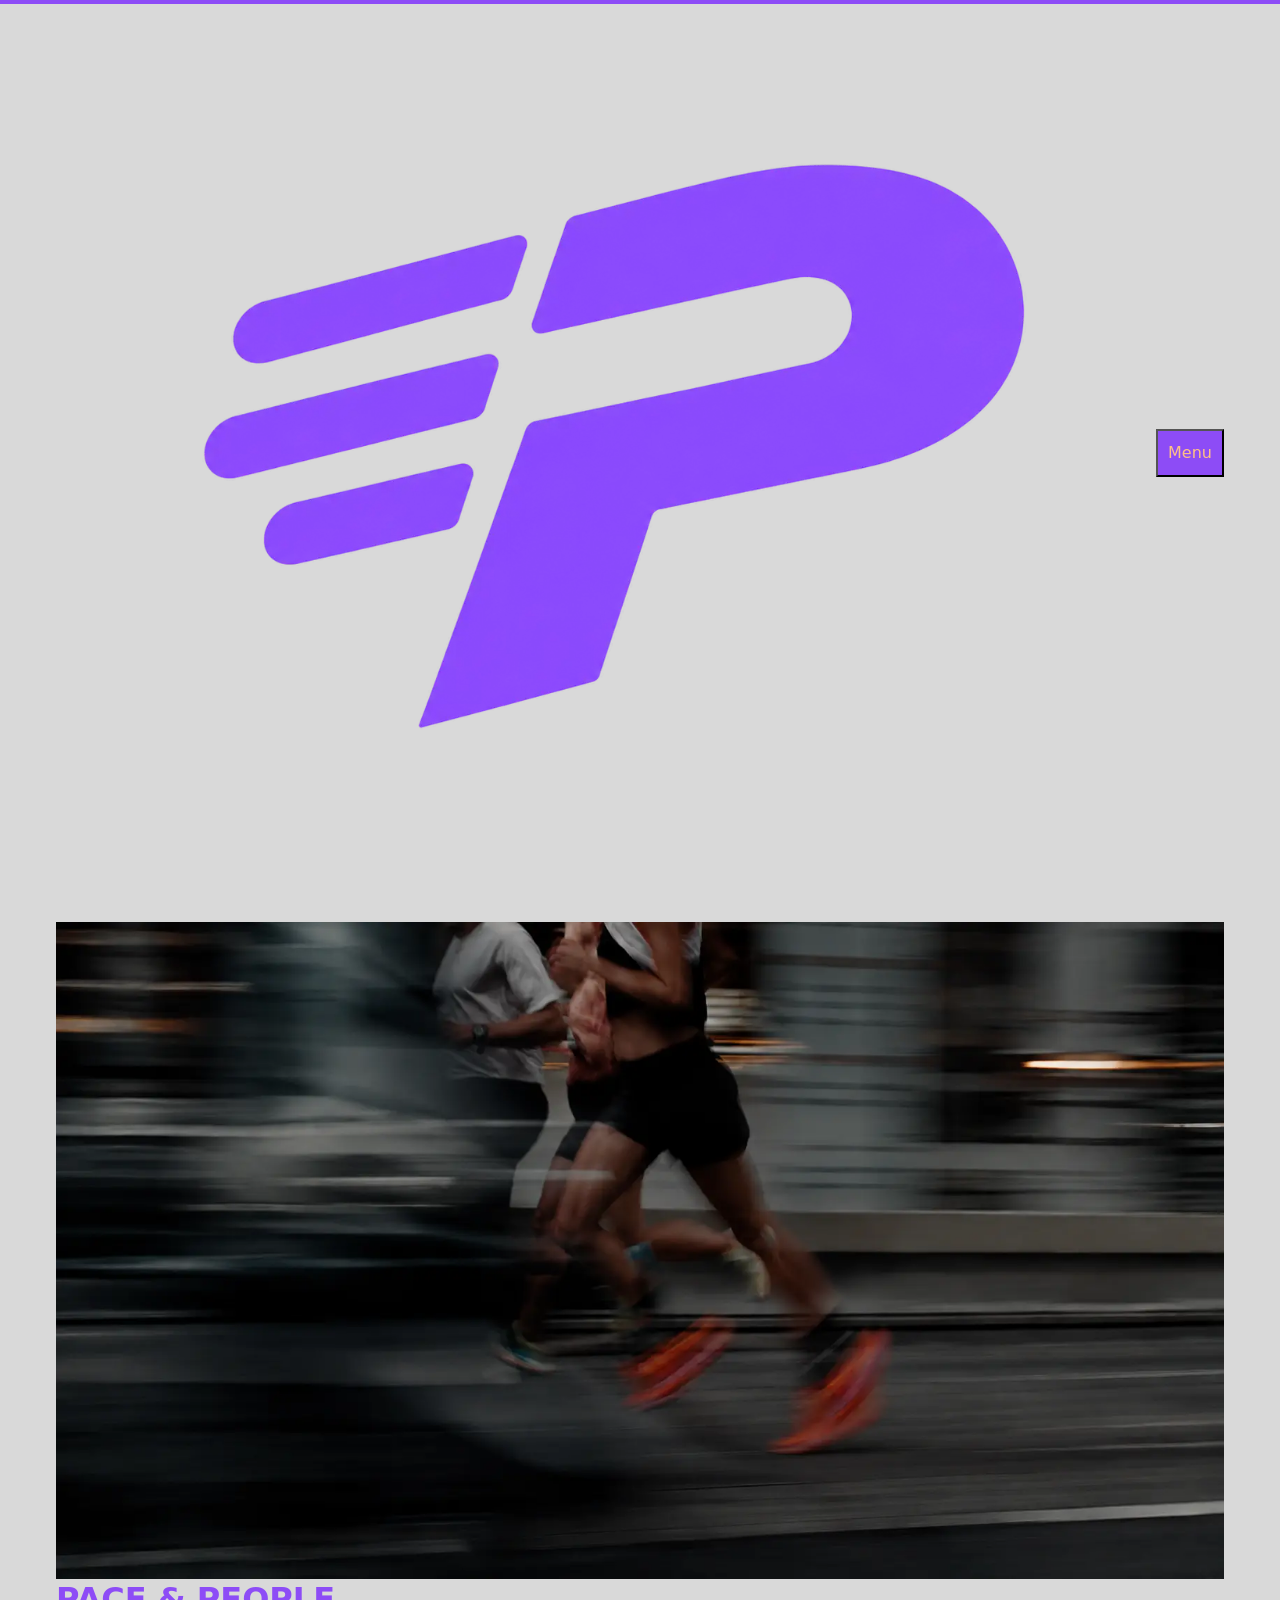
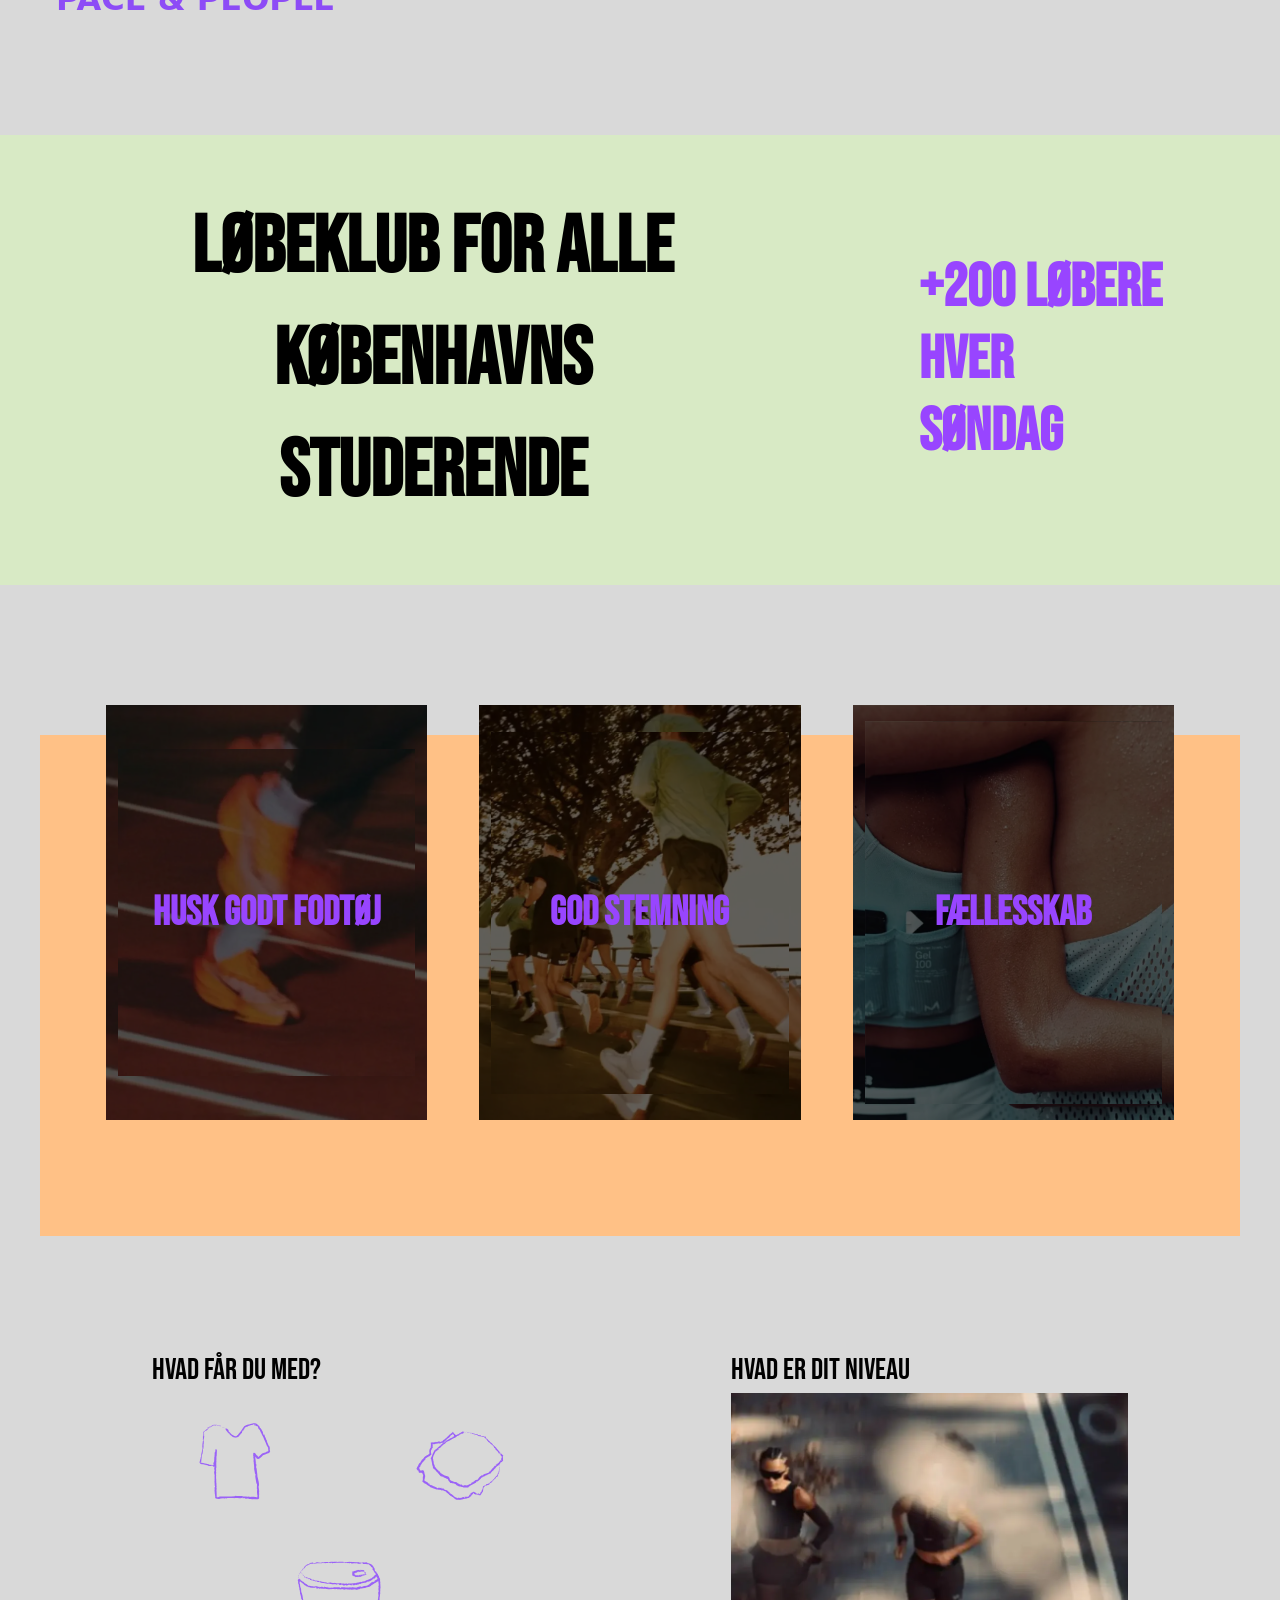
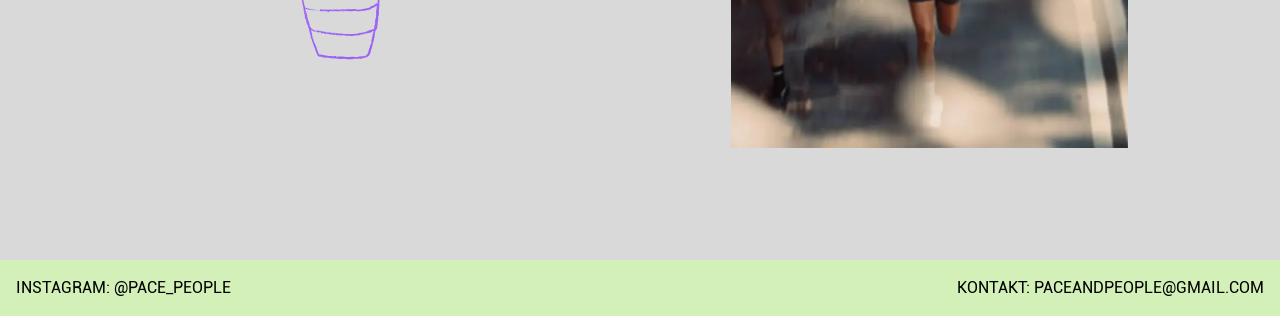
<file: index.html>
<!DOCTYPE html>
<html lang="da">

<head>
  <meta charset="UTF-8">
  <meta name="viewport" content="width=device-width, initial-scale=1.0">
  <title>Pace & people</title>
  <link rel="stylesheet" href="./starter.css">
  <link rel="stylesheet" href="./style.css">
  <link rel="icon" href="./imgs/pace_people_logo.ico">
</head>

<body>
  <header class="site-header">
    <div class="header-content">
      <a class="site-logo" href="index.html"> <img src="./imgs/pace_people_logo.webp" alt="Pace & people">
      </a>
      <nav class="site-nav">
        <button popovertarget="menu" type="button">Menu</button>
        <ul class="menu-list" id="menu" popover>
          <li><a class="menu-item" href="./index.html" aria-current="page">Forside</a></li>
          <li><a class="menu-item" href="./svg.html">Program</a></li>
          <li><a class="menu-item" href="./form.html">Niveau</a></li>
        </ul>
      </nav>
    </div>
  </header>

  <main>
    <div class="hero">
      <img src="./imgs/forside.webp" alt="forside billede">
      <h1>PACE & PEOPLE</h1>
    </div>

    <section class="intro_lobeklub">
      <div class="gron_felt">
        <h2>LØBEKLUB FOR ALLE <br>
          KØBENHAVNS STUDERENDE
        </h2>
        <p>+200 LØBERE <br>
          HVER SØNDAG</p>
      </div>
    </section>

    <div class="orange_felt">

      <div class="fod" popovertarget="popover1">
        <img src="./imgs/fod.webp" alt="fodtøj">
        <h3>HUSK GODT FODTØJ</h3>
        <button class="1" popovertarget="popover1"><img src="./imgs/fod.webp"></button>
      </div>

      <div class="stemning" popovertarget="popover2">
        <img src="./imgs/godstemning.webp" alt="God stemning">
        <h3>GOD STEMNING</h3>
        <button class="2" popovertarget="popover2"><img src="./imgs/godstemning.webp"></button>
      </div>

      <div class="skab" popovertarget="popover3">
        <img src="./imgs/fællesskab.webp" alt="Fællesskab">
        <h3>FÆLLESSKAB</h3>
        <button class="3" popovertarget="popover3"><img src="./imgs/fællesskab.webp"></button>
      </div>
    </div>


    <div class="ho1" id="popover1" popover>
      <h3>DET RIGTIGE FODTØJ GØR EN FORSKEL</h3>
      <p>Når du skal ud at løbe, er det vigtigt at have gode løbesko, der passer til dine fødder. De giver støtte og
        komfort under løbeturen og hjælper dig med at få en god oplevelse – uanset om du er nybegynder eller erfaren
        løber.</p>
      <img src="./imgs/fod-hover.webp" alt="fodtøj">
    </div>

    <div class="ho2" id="popover2" popover>
      <h3>GOD STEMNING GØR FORSKELLEN</h3>
      <p>En løbetur handler ikke kun om at komme fremad, men også om at have det sjovt undervejs! God musik, smil, grin
        og hyggeligt selskab gør løbeturen meget bedre. Hos os handler det om fællesskab, motivation og om at nyde turen
        sammen – uanset tempo og niveau.</p>
      <img src="./imgs/niveau-hover.webp" alt="løb">
    </div>

    <div class="ho3" id="popover3" popover>
      <h3>SAMMEN ER VI STÆRKERE</h3>
      <p>Det er altid sjovere at løbe sammen! Fællesskabet giver motivation, energi og lyst til at komme afsted – også
        på de dage, hvor det kan være lidt svært at finde motivationen. Hos os er der plads til alle, og vi hepper på
        hinanden
        hele vejen. Det vigtigste er ikke, hvor hurtigt du løber, men at vi gør det sammen!</p>
      <img src="./imgs/fællesskab-hover.webp" alt="løb">
    </div>


    <div class="hint_felt">
      <div class="teaser_svg">
        <p>HVAD FÅR DU MED?</p>
        <a href="./svg.html"><img src="./imgs/pace.svg" alt="svg"></a>
      </div>

      <div class="teaser_niveau">
        <p>HVAD ER DIT NIVEAU</p>
        <a href="./form.html"><img src="./imgs/niveau.webp" alt="niveau">
        </a>
      </div>

    </div>
  </main>


  <footer class="site-footer">
    <div class="footer-content">
      <p>INSTAGRAM: @PACE_PEOPLE</p>
      <p class="contact">KONTAKT: PACEANDPEOPLE@GMAIL.COM</p>
    </div>
  </footer>
  <script src="./script.js"></script>
</body>

</html>
</file>
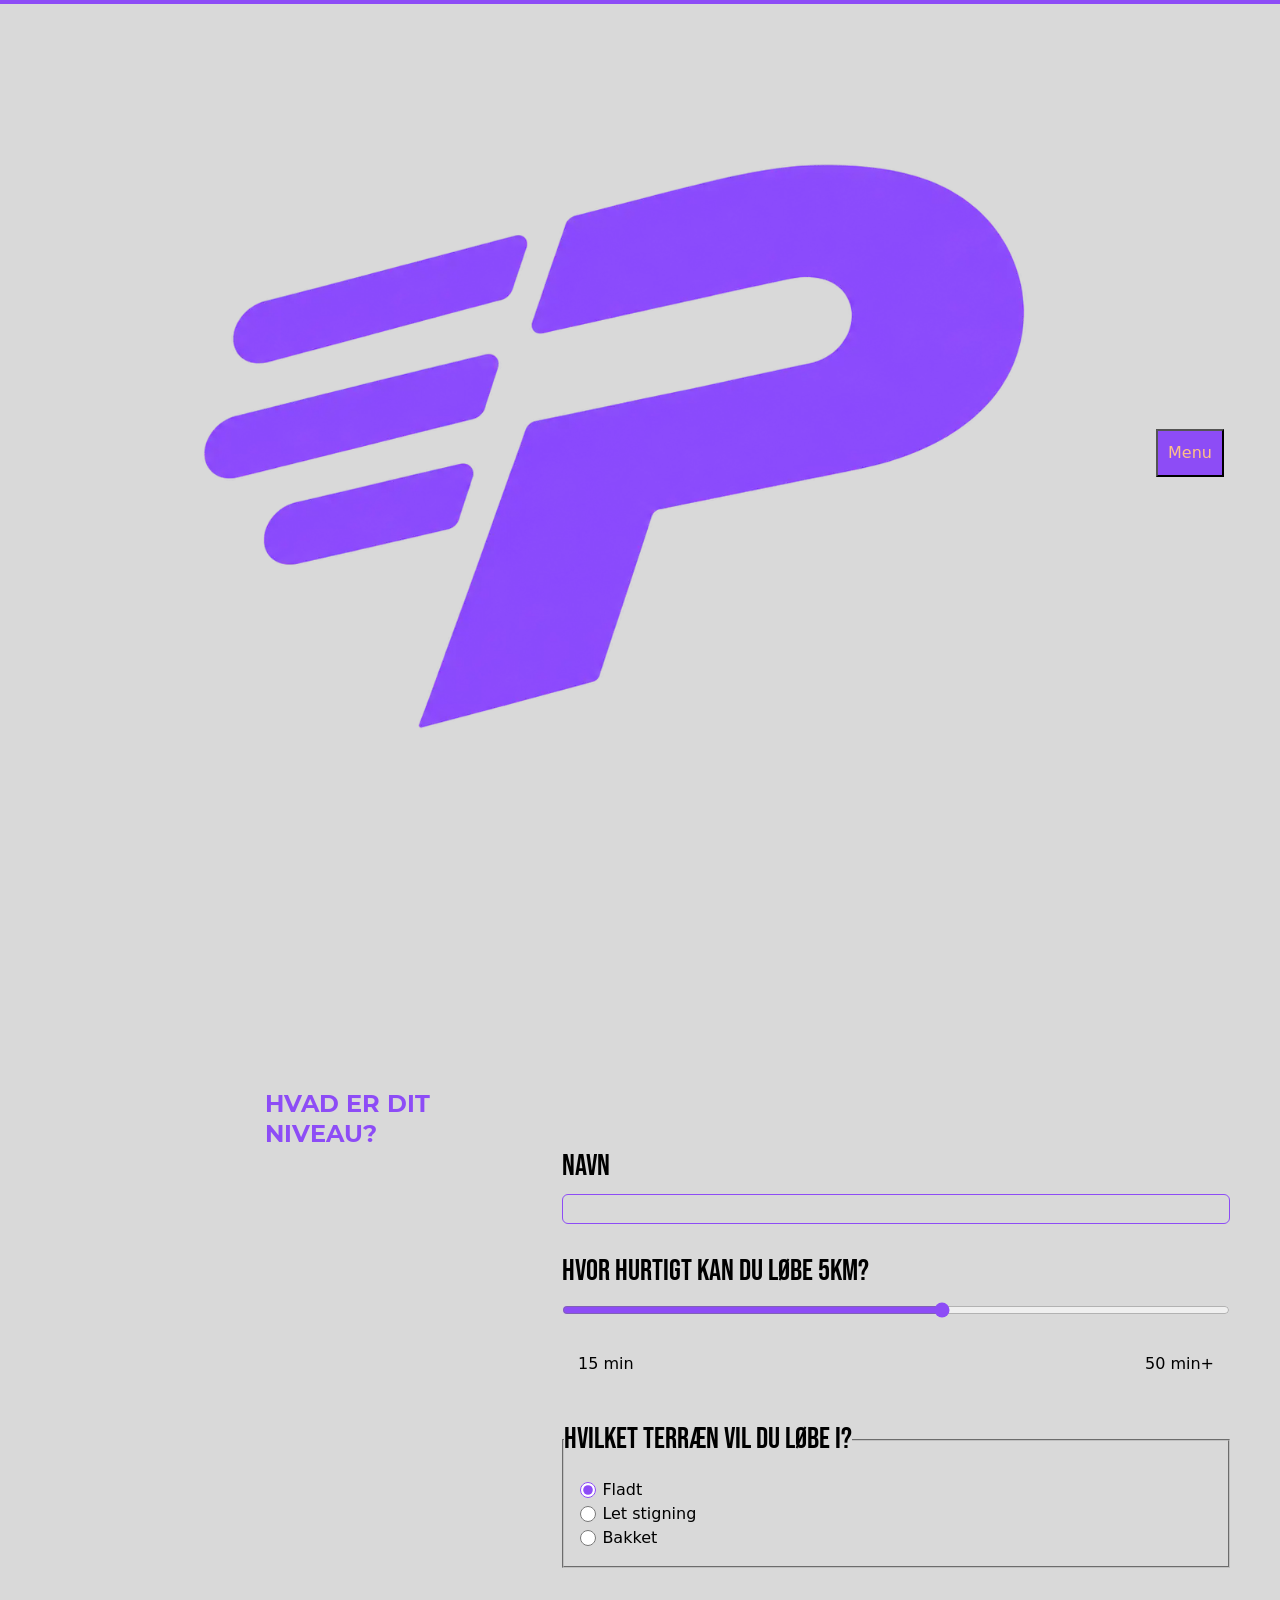
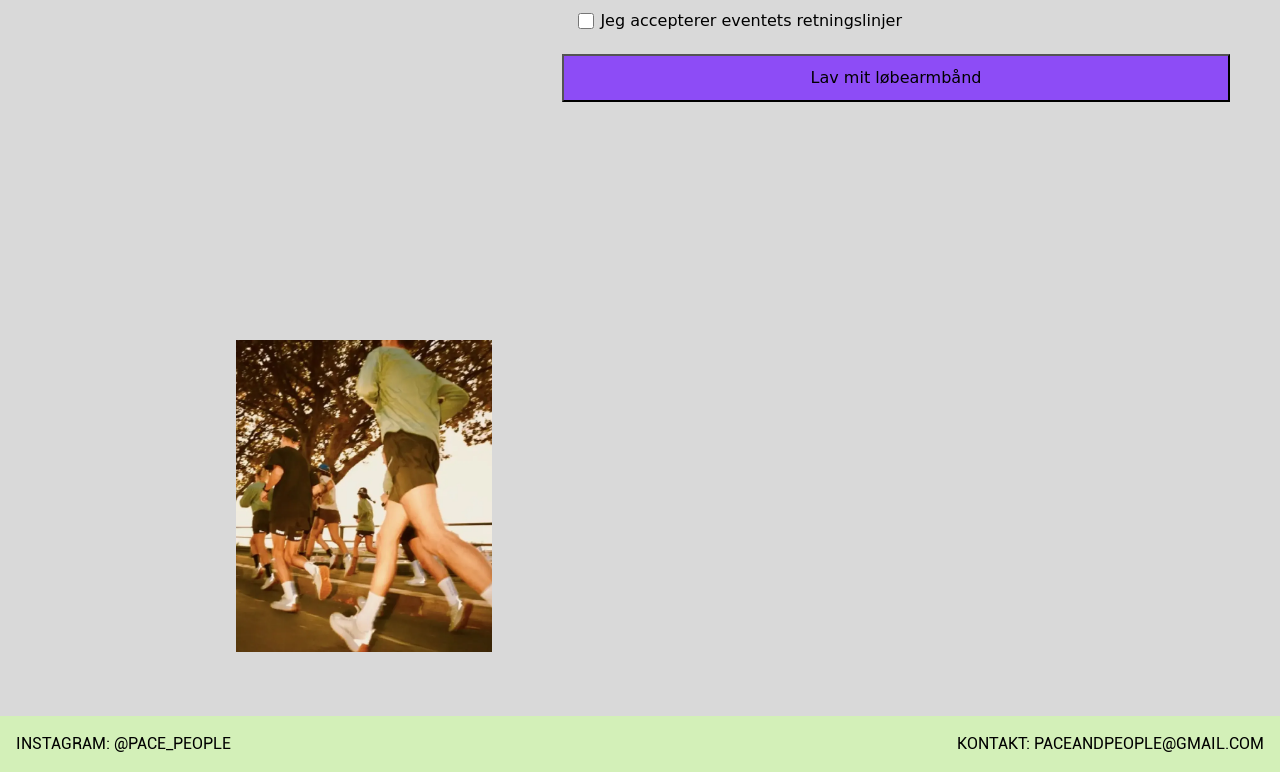
<file: form.html>
<!DOCTYPE html>
<html lang="da">

<head>
  <meta charset="UTF-8">
  <meta name="viewport" content="width=device-width, initial-scale=1.0">
  <title>Hvad er dit niveau? | Pace & People</title>
  <link rel="stylesheet" href="./starter.css">
  <link rel="stylesheet" href="./style.css">
  <link rel="icon" href="./imgs/favicon.ico">
</head>

<body>
  <header class="site-header">
    <div class="header-content">
      <a class="site-logo" href="index.html"> <img src="./imgs/pace_people_logo.webp" alt="Pace & people">
      </a>
      <nav class="site-nav">
        <button popovertarget="menu" type="button">Menu</button>
        <ul class="menu-list" id="menu" popover>
          <li><a class="menu-item" href="./index.html" aria-current="page">Forside</a></li>
          <li><a class="menu-item" href="./svg.html">Program</a></li>
          <li><a class="menu-item" href="./form.html">Niveau</a></li>
        </ul>
      </nav>
    </div>
  </header>

  <main>

    <section class="form-page">

      <header class="form-intro">
        <h1>HVAD ER DIT NIVEAU?</h1>
      </header>

      <form action="./opsamling.html" method="get">
        <div class="form-group">
          <label class="form-overskrift" for="nickname">
            NAVN
          </label>
          <input id="nickname" type="text" name="nickname" required>
        </div>

        <div class="form-group">
          <label class="form-overskrift" for="hype">
            HVOR HURTIGT KAN DU LØBE 5KM?
          </label>

          <input id="hype" type="range" name="hype" min="15" max="50" value="35" step="1">
          <div class="slider-labels">
            <span>15 min</span>
            <span>50 min+</span>
          </div>
        </div>

        <div class="form-group">
          <fieldset>
            <legend class="form-overskrift">
              HVILKET TERRÆN VIL DU LØBE I?
            </legend>

            <div class="svarmuligheder">
              <label for="flad">
                <input id="flad" type="radio" name="reason" value="flad" checked>
                Fladt
              </label>

              <label for="let">
                <input id="let" type="radio" name="reason" value="let">
                Let stigning
              </label>

              <label for="bakket">
                <input id="bakket" type="radio" name="reason" value="bakket">
                Bakket
              </label>
            </div>
          </fieldset>
        </div>

        <div class="form-group">
          <div class="retning">
            <label for="guidelines">
              <input id="guidelines" name="guidelines" type="checkbox" value="accepted" required>
              Jeg accepterer eventets retningslinjer
            </label>
          </div>
          <button class="arm" type="submit">
            Lav mit løbearmbånd
          </button>
        </div>
      </form>
      <div class="form-løb">
        <img src="./imgs/godstemning.webp" alt="god stemning">
      </div>
    </section>
  </main>

  <footer class="site-footer">
    <div class="footer-content">
      <p>INSTAGRAM: @PACE_PEOPLE</p>
      <p class="contact">
        KONTAKT: PACEANDPEOPLE@GMAIL.COM
      </p>
    </div>
  </footer>

  <script src="./script.js"></script>

</body>

</html>
</file>
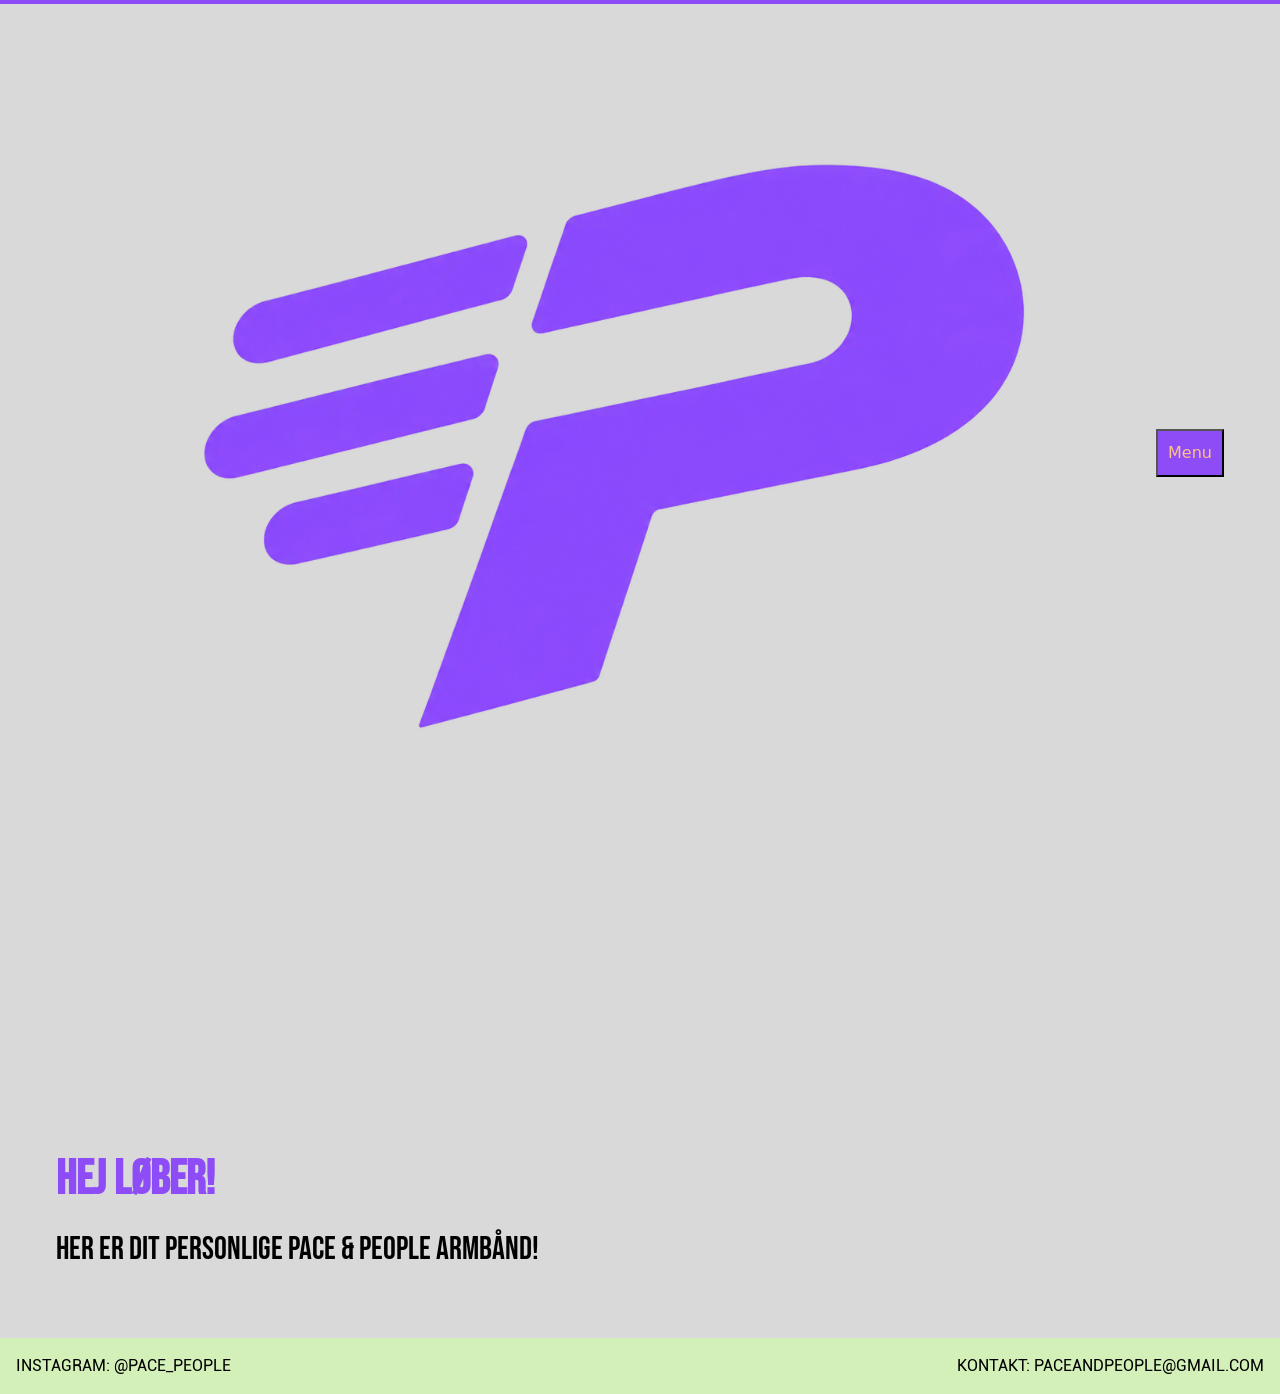
<file: opsamling.html>
<!DOCTYPE html>
<html lang="da">

<head>
  <meta charset="UTF-8">
  <meta name="viewport" content="width=device-width, initial-scale=1.0">
  <title>Dit personlige armbånd | Pace & People</title>

  <link rel="stylesheet" href="./starter.css">
  <link rel="stylesheet" href="./style.css">
  <link rel="icon" href="./imgs/favicon.ico">
</head>

<body>

  <header class="site-header">
    <div class="header-content">
      <a class="site-logo" href="index.html"> <img src="./imgs/pace_people_logo.webp" alt="Pace & people">
      </a>
      <nav class="site-nav">
        <button popovertarget="menu" type="button">Menu</button>
        <ul class="menu-list" id="menu" popover>
          <li><a class="menu-item" href="./index.html" aria-current="page">Forside</a></li>
          <li><a class="menu-item" href="./svg.html">Program</a></li>
          <li><a class="menu-item" href="./form.html">Niveau</a></li>
        </ul>
      </nav>
    </div>
  </header>

  <main>
    <section class="opsamling-page">

      <div class="opsamling-intro">
        <h1 id="welcome">Dit personlige løbearmbånd</h1>
        <p>Her er dit personlige Pace & People armbånd!</p>
      </div>

      <article class="bracelet">
        <img id="beginner-bracelet" src="./imgs/beginner.webp" alt="Grønt Pace & People armbånd">
        <img id="average-bracelet" src="./imgs/av.runner.webp" alt="Orange Pace & People armbånd">
        <img id="pro-bracelet" src="./imgs/pro-runner.webp" alt="Lyserødt Pace & People armbånd">
        <p class="terrain" id="terrain-text"></p>
      </article>
    </section>
  </main>

  <footer class="site-footer">
    <div class="footer-content">
      <p>INSTAGRAM: @PACE_PEOPLE</p>
      <p class="contact">KONTAKT: PACEANDPEOPLE@GMAIL.COM</p>
    </div>
  </footer>

  <script src="./script.js"></script>

</body>

</html>
</file>
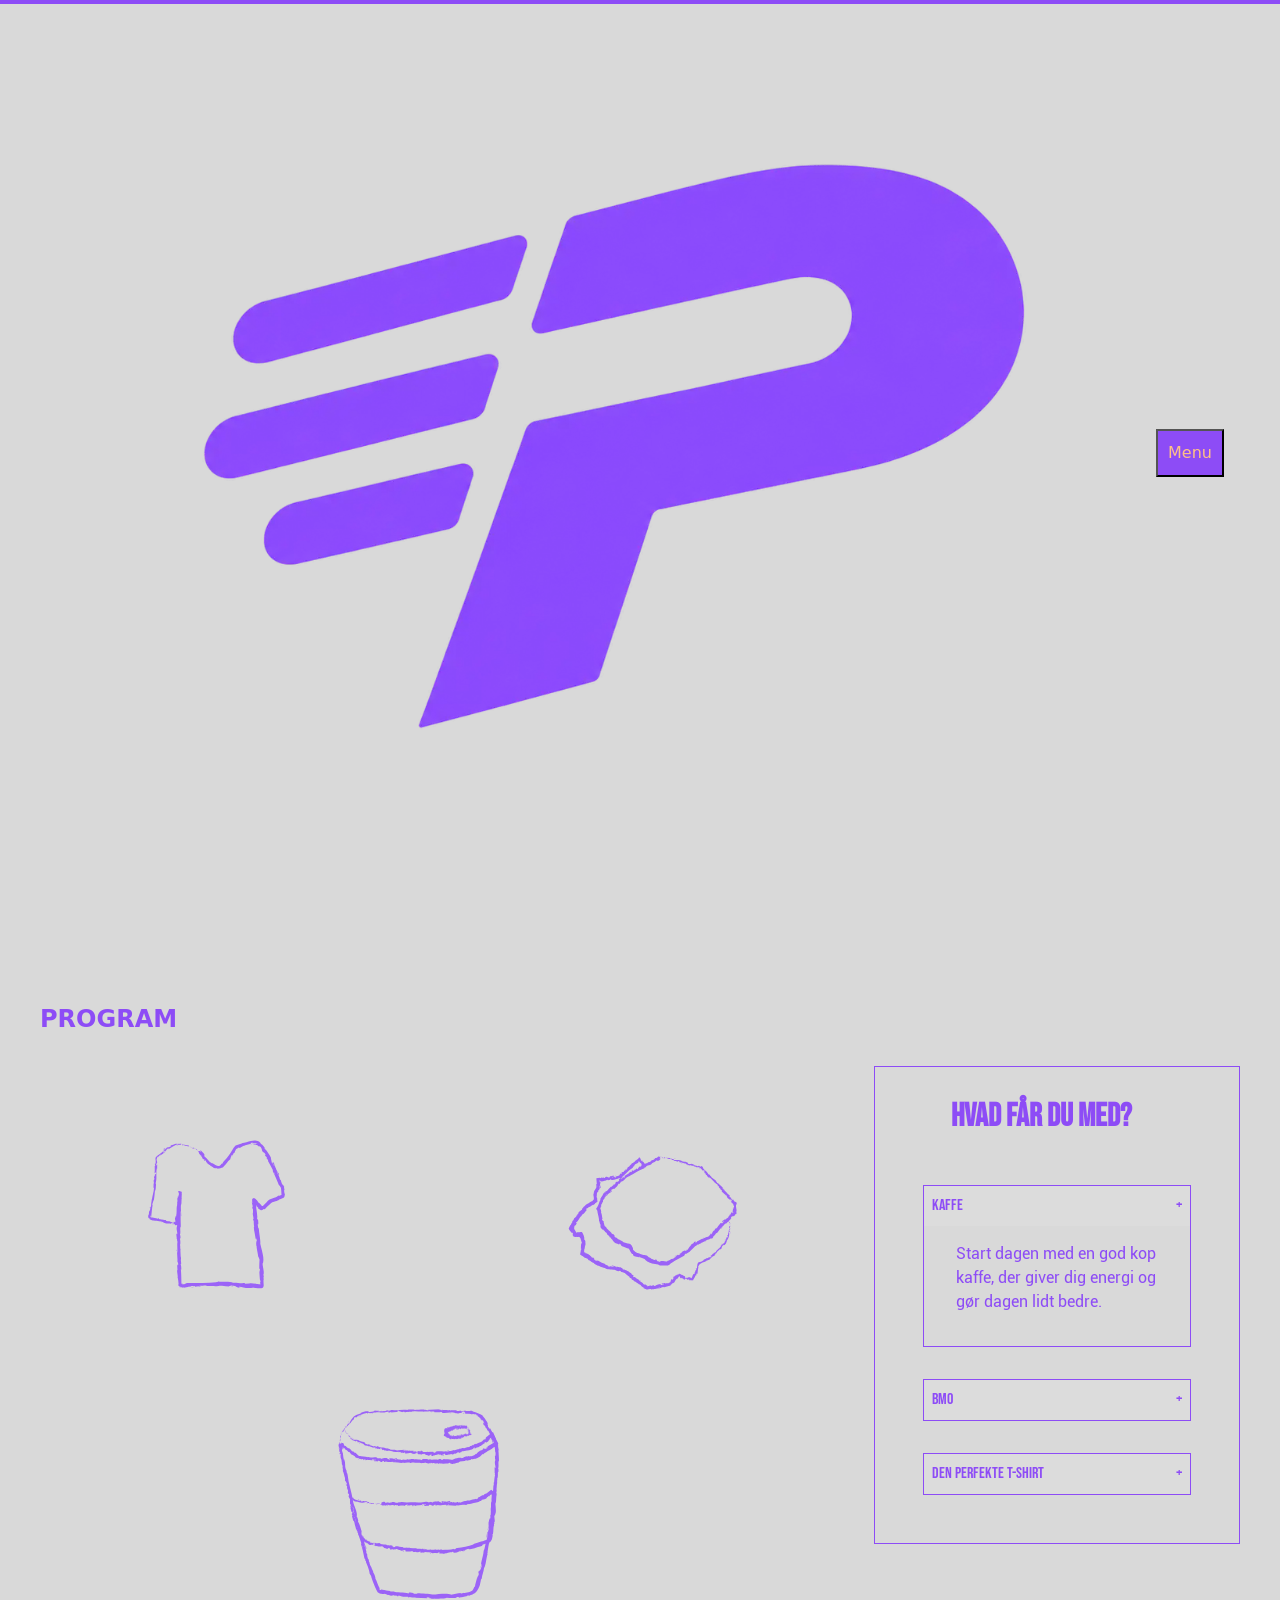
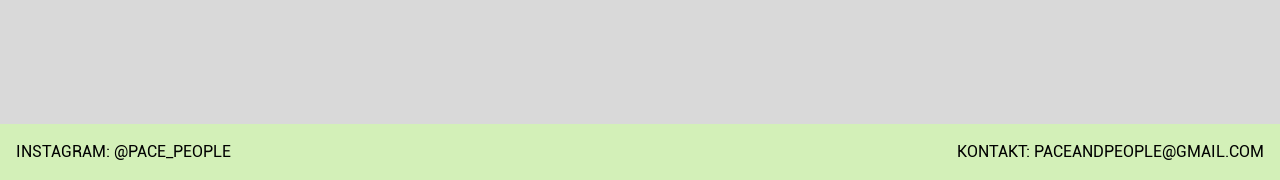
<file: svg.html>
<!DOCTYPE html>
<html lang="da">

<head>
  <meta charset="UTF-8">
  <meta name="viewport" content="width=device-width, initial-scale=1.0">
  <title>Interaktiv SVG | Pace & people</title>
  <link rel="stylesheet" href="./starter.css">
  <link rel="stylesheet" href="./style.css">
  <link rel="icon" href="./imgs/favicon.ico">
</head>

<body>
  <header class="site-header">
    <div class="header-content">
      <a class="site-logo" href="index.html"> <img src="./imgs/pace_people_logo.webp" alt="Pace & people">
      </a>
      <nav class="site-nav">
        <button popovertarget="menu" type="button">Menu</button>
        <ul class="menu-list" id="menu" popover>
          <li><a class="menu-item" href="./index.html" aria-current="page">Forside</a></li>
          <li><a class="menu-item" href="./svg.html">Program</a></li>
          <li><a class="menu-item" href="./form.html">Niveau</a></li>
        </ul>
      </nav>
    </div>
  </header>

  <main>
    <section class="svg-page">

      <h1 class="program1">PROGRAM</h1>

      <section class="svg-layout">
        <div class="svg-placeholder">
          <svg viewBox="0 0 439.29 330.15" class="svg">
            <use class="svg_item-cof" href="./imgs/pace.svg#cof"></use>
            <use class="svg_item-bun" href="./imgs/pace.svg#bun"></use>
            <use class="svg_item-t" href="./imgs/pace.svg#t"></use>
          </svg>
        </div>

        <article class="panel">
          <h2>HVAD FÅR DU MED?</h2>
          <div class="accordion">
            <div class="accordion-item">
              <details open name="program" data-position="cof" id="details-cof">
                <summary>KAFFE</summary>
                <div>
                  <p>Start dagen med en god kop kaffe, der giver dig energi og gør dagen lidt bedre.</p>
                </div>
              </details>
            </div>

            <div class="accordion-item">
              <details name="program" data-position="bun" id="details-bun">
                <summary>BMO</summary>
                <div>
                  <p>En friskbagt bolle med ost – en klassiker, der altid smager godt.</p>
                </div>
              </details>
            </div>

            <div class="accordion-item">
              <details name="program" data-position="t" id="details-t">
                <summary>DEN PERFEKTE T-SHIRT</summary>
                <div>
                  <p>Alle deltagere får en officiel T-shirt med i startpakken, så I kan løbe med stil og vise, at I er
                    en del af
                    fællesskabet!</p>
                </div>
              </details>
            </div>

          </div>
        </article>
      </section>
    </section>
  </main>

  <footer class="site-footer">
    <div class="footer-content">
      <p>INSTAGRAM: @PACE_PEOPLE</p>
      <p class="contact">KONTAKT: PACEANDPEOPLE@GMAIL.COM</p>
    </div>
  </footer>
  <script src="./script.js"></script>
</body>
</file>
<file: starter.css>
*,
::before,
::after {
  box-sizing: border-box;
  margin: 0;
  padding: 0;
}

html {
  interpolate-size: allow-keywords;
  font-family: system-ui, sans-serif;
  line-height: 1.5;
  -webkit-font-smoothing: antialiased;
}

h1,
h2 {
  line-height: 1.25;
}

p,
li {
  text-wrap: pretty;
}

img,
svg {
  display: block;
  width: 100%;
  height: auto;
}

label {
  display: block;
}

input,
button,
textarea,
select {
  font: inherit;
  color: inherit;
  background-color: transparent;
  font-size: max(1em, 16px);
  padding: 0;
  margin: 0;
}

input:where([type="checkbox"], [type="radio"]) {
  width: 1em;
  height: 1em;
}

textarea {
  resize: none;
  min-height: 4lh;
}

legend {
  padding: 0;
}

select,
::picker(select) {
  appearance: base-select;
}

[popover] {
  margin: revert;
}

dialog {
  overscroll-behavior: none;

  &::backdrop {
    overflow: hidden;
    overscroll-behavior: contain;
  }
}

.visually-hidden {
  position: absolute;
  width: 1px;
  height: 1px;
  overflow: hidden;
  white-space: nowrap;
  clip-path: inset(100%);
}

[hidden] {
  display: none !important;
}
</file>
<file: style.css>
@font-face {
  font-family: "Roboto";
  src: url("./fonts/robotoregular-3m4l.woff2") format("woff2");
  font-weight: 400;
  font-style: normal;
}

@font-face {
  font-family: "Montserrat";
  src: url("./fonts/montserratbold-dowzd.woff2") format("woff2");
}

@font-face {
  font-family: "Bebas neue";
  src: url("./fonts/bebasneueregular-2o7ww.woff2") format("woff2");
}

@keyframes progress {
  from {
    scale: 0 1;
  }
  to {
    scale: 1 1;
  }
}

html::before {
  content: "";
  block-size: 4px;
  background-color: var(--color-text);
  position: fixed;
  inset: 0;
  animation: progress linear;
  transform-origin: 0;
  animation-timeline: scroll();
  z-index: 5;
}

/* Variabler */
html {
  --color-page: #d9d9d9;
  --color-surface: #ffc186;
  --color-text: #8d4cf6;
  --color-muted: #000000;
  --space-05: 0.5rem;
  --space-1: 1rem;
  --space-2: 2rem;
  --space-3: 3rem;

  background: var(--color-page);
  color: var(--color-text);

  /******************************** SVG-SIDE **********************************/
  .svg-page h1 {
    padding-top: 50px;
  }

  .panel {
    border: 1px solid;
    padding-top: 30px;
  }

  .panel h2 {
    padding-left: 60px;
    font-family: "Bebas neue";
    font-size: 2rem;
  }

  details {
    border: 1px solid;
    font-family: "Bebas neue";
    font-size: 1rem;
  }

  details p {
    font-family: "Roboto";
  }

  div {
    padding: 1rem;
  }

  summary {
    background: gainsboro;
    padding: 0.5rem;
  }

  summary::marker {
    content: none;
  }

  summary {
    display: flex;
    justify-content: space-between;
  }

  summary::after {
    content: "+";
  }

  :open summary::after {
    content: "-";
  }

  ::details-content {
    height: 0;
    overflow: clip;
    transition: 0.3s;
    transition-behavior: allow-discrete;
  }

  :open::details-content {
    height: auto;
  }

  .svg-placeholder .svg {
    width: 100%;
    height: auto;
    overflow: visible;
  }

  .svg-placeholder use {
    transform-box: fill-box;
    transform-origin: center;
    transition: transform 0.6s ease;
  }

  /* KAFFE */
  .svg[data-position="cof"] .svg_item-cof {
    transform: scale(1.4);
  }

  /* BMO */
  .svg[data-position="bun"] .svg_item-bun {
    transform: translate(-130px, 150px) scale(1.4);
  }

  .svg[data-position="bun"] .svg_item-cof {
    transform: translate(-130px, -150px);
  }

  .svg[data-position="bun"] .svg_item-t {
    transform: translate(260px, 0px);
  }

  /* T-SHIRT */
  .svg[data-position="t"] .svg_item-t {
    transform: translate(130px, 150px) scale(1.4);
  }

  .svg[data-position="t"] .svg_item-cof {
    transform: translate(130px, -150px);
  }

  .svg[data-position="t"] .svg_item-bun {
    transform: translate(-260px, 0px);
  }

  .program1 {
    font-family: "Montserrat";
    font-weight: 500;
    margin-top: 5vh;
  }
  /****************** FORSIDE ***************/

  /*********** header og menu *********/
  header {
    position: absolute;
    top: 0;
    left: 0;
    width: 100%;
    padding: 15px 30px;
    display: flex;
    align-items: center;
    justify-content: space-between;
    background-color: transparent;
    z-index: 2;
  }

  .hero {
    position: relative;
    width: 100%;
    height: auto;
    margin: 0;
    padding: 0;
    overflow: hidden;
    grid-column: 1 / -1;
  }

  .hero h1 {
    position: absolute;
    font-family: "Montserrat", sans-serif;
    top: 50%;
    left: 50%;
    transform: translate(-50%, -50%);
    font-size: 9vw;
    font-weight: 900;
    white-space: nowrap;
    z-index: 1;
  }

  .hero img {
    width: 100%;
    height: auto;
    display: block;
    object-fit: cover;
  }

  .site-logo {
    width: 40px;
    height: 40px;
    margin-left: -20px;
    @media (width > 600px) {
      /* margin-left: -230px; */
      width: 80px;
      height: 80px;
    }
  }

  .menu {
    color: var(--color-muted);
  }

  .menu-list {
    margin: 10%;
    padding: 10px;
    list-style: none;
    background: var(--color-text);
    border: 1px solid var(--color-text);
    position-area: bottom span-left;
    @media (width > 600px) {
      display: flex;
      gap: var(--space-1);
      padding: 0;
      border: none;
      background: none;
      position: static;
    }
  }

  .menu-item {
    list-style: none;
    text-decoration: none;
    color: var(--color-surface);
    @media (width > 600px) {
      color: var(--color-text);
      font-weight: 500;
      font-size: 20px;
      margin-left: 30px;
    }
  }

  .menu a {
    display: block;
    padding: 0.4rem 0;
    color: inherit;
    text-decoration: none;
    border-bottom: 2px solid #0000;
  }

  .menu a[aria-current="page"] {
    border-bottom-color: var(--color-text);
  }

  /* Navigation */
  .site-nav [popover] {
    margin: 0;
    padding: 0;
    border: none;
    background: transparent;
  }

  .site-nav button {
    padding: 0.4rem 0.7rem;
    border: 1px solid var(--color-text);
    color: var(--color-muted);
    background-color: var(--color-text);
    @media (width > 600px) {
      display: none;
    }
  }

  .site-nav {
    @media (width > 600px) {
      /* margin-right: -200px; */
    }
  }

  /* margin-right: -30px; */
}

.menu {
  color: #000000;
}

/********** grøn mellem sektion *********/

.intro_lobeklub {
  background-color: #d9d9d9;
  padding: 0;
  grid-column: 1 / -1;
  font-family: "Bebas neue";
  font-weight: 600;
}

.gron_felt {
  background-color: #d8eac5;
  min-height: 0;
  height: 250px;
  display: flex;
  justify-content: center;
  align-items: center;
  box-sizing: border-box;
  margin-top: 20px;
  @media (width > 600px) {
    height: 450px;
    margin-top: 100px;
  }
}

.gron_felt h2 {
  font-size: 25px;
  font-weight: bold;
  text-align: center;
  line-height: 1.4;
  margin: 100px;
  color: black;
  font-family: "Bebas neue";
  font-weight: 600;
  @media (width > 600px) {
    font-size: 80px;
    font-family: "Bebas neue";
    font-weight: 600;
    /* margin-left: -150px; */
  }
}

.gron_felt p {
  font-size: 18px;
  font-weight: bold;
  color: #9845ff;
  line-height: 1.2;
  margin: 0;
  padding-right: 100px;
  font-family: "Bebas neue";
  font-weight: 600;
  @media (width > 600px) {
    font-size: 60px;
    margin-left: 70px;
    font-family: "Bebas neue";
    font-weight: 600;
  }
}

/********** orange felt med 3 billeder ********/

.orange_felt img {
  width: 100%;
  object-fit: cover;
  display: block;
  filter: brightness(40%);
  @media (width > 600px) {
    /* min-height: 60vh; */
    /* min-width: 50vh; */
    align-items: center;
    width: 100%;
    /* height: 450px; */
    object-fit: cover;
    display: block;
    filter: brightness(40%);
    align-self: stretch;
  }
}

.orange_felt {
  display: flex;
  flex-direction: column;
  gap: 20px;
  font-family: "Bebas neue";
  @media (width > 600px) {
    display: grid;
    grid-template-columns: repeat(3, 1fr);
    gap: 20px;
    padding: 50px;
    padding-bottom: 100px;
    background-color: #ffc186;
    margin-top: 150px;
    font-family: "Bebas neue";
  }
}

.orange_felt div {
  position: relative;
  width: 100%;
}

.orange_felt h3 {
  color: #9845ff;
  font-size: 24px;
  font-weight: bold;
  text-align: center;
  width: 100%;
  margin: 0;
  z-index: 2;
  place-self: center;
  font-size: 40px;
  pointer-events: none;
}

.orange_felt > div {
  display: grid;
  @media (width > 600px) {
    margin-top: -6rem;
  }
}

.orange_felt > div > * {
  grid-area: 1 / 1;
}

/********* orange felt popover *********/
[popover] {
  padding: 1rem;
  max-height: 90vh;
  max-width: 90vw;
  width: 50ch;
}

::backdrop {
  transition: 0.1s;
  transition-behavior: allow-discrete;
  background: rgba(0, 0, 0, 0.741);
}
:popover-open {
  display: grid;
  justify-items: start;
}

[popover] {
  transition: 0.3s;
}

:popover-open {
  rotate: none;
}

@starting-style {
  :popover-open::backdrop {
    background-color: black;
  }
}

.ho1 img {
  width: 100%;
  aspect-ratio: 1 / 1;
}

.ho2 img {
  width: 100%;
  aspect-ratio: 1 / 1;
}

.ho3 img {
  width: 100%;
  aspect-ratio: 1 / 1;
}

.ho1 {
  border-color: #8d4cf6;
  background-color: #d9d9d9;
}

.ho1 h3 {
  font-family: "Bebas neue";
  font-size: 40px;
}

.ho1 p {
  font-family: "Roboto";
}

.ho2 {
  border-color: #8d4cf6;
  background-color: #d9d9d9;
}

.ho2 h3 {
  font-family: "Bebas neue";
  font-size: 40px;
}

.ho2 p {
  font-family: "Roboto";
}

.ho3 {
  border-color: #8d4cf6;
  background-color: #d9d9d9;
}

.ho3 h3 {
  font-family: "Bebas neue";
  font-size: 40px;
}

.ho3 p {
  font-family: "Roboto";
}

/********* hint felt *********/

.hint_felt {
  color: var(--color-muted);
  font-family: "Bebas neue";
  font-size: 30px;
  gap: 100px;
  display: grid;
  @media (width > 600px) {
    color: var(--color-muted);
    grid-template-columns: 1fr 1fr;
    margin: 80px;
    font-size: 30px;
    font-weight: 500;
    font-family: "Bebas neue";
    gap: 150px;
  }
}

.hint_felt img {
  max-width: 100%;
  gap: 50px;
}

.hint_felt p {
  align-items: center;
}

/********* FORM SIDEN *********/

.form-intro {
  margin-left: 3vh;
  margin-top: 3vh;
  font-family: "Montserrat";
  font-weight: 600;
  margin-top: 15vh;
  margin-left: 25vh;
}

form {
  accent-color: #8d4cf6;
  display: grid;
  gap: 5px;
}

.form-løb {
  max-width: 60%;
  margin-top: 20vh;
  margin-left: 20vh;
}

.svarmuligheder {
  color: var(--color-muted);
}

.form-overskrift {
  font-family: "Bebas neue";
  font-size: 30px;
  color: var(--color-muted);
}

.retning {
  color: var(--color-muted);
}

.form-group {
  display: grid;
  gap: 5px;
  padding: 10px;
}

.arm {
  color: var(--color-muted);
}

input {
  border: 1px solid #8d4cf6;
  border-radius: 6px;
  padding: 2px 6px;
}

label:has(input:is([type="radio"], [type="checkbox"])) {
  display: flex;
  align-items: center;
  gap: 0.4rem;
}

button {
  background: #8d4cf6;
  color: #ffc186;
  padding: 10px;
  cursor: pointer;
}

:focus-visible {
  outline: 3px solid #8d4cf6;
  outline-offset: 2px;
}

button:hover {
  background: #8d4cf6;
}

button:active {
  scale: 0.98;
}

.form-page form {
  margin-top: 20vh;
}

.bracelet img {
  width: 100%;
  height: auto;
}

.slider-container {
  width: 100%;
}

.slider-container input {
  width: 100%;
}

.slider-labels {
  display: flex;
  justify-content: space-between;
  margin-top: 10px;
  font-size: 16px;
  color: var(--color-muted);
}

/*********** OPSAMLINGSSIDEN ********/

.opsamling-page {
  margin-top: 20vh;
  font-family: "Bebas Neue";
  font-size: xx-large;
}

.bracelet {
  gap: 40px;
}

/* Globalt layout */
body {
  margin: 0;
  min-height: 100svh;
  display: grid;
  grid-template-rows: auto 1fr auto;
  grid-template-columns: minmax(1rlh, 1fr) minmax(0, 75rem) minmax(1rlh, 1fr);
  background-color: #d9d9d9;
  width: 100%;
  margin: 0;
}

h1,
h2,
h3,
p {
  margin: 0;
}

main {
  display: grid;
  grid-template-columns: inherit;
  grid-column: 1 / -1;
  align-content: start;
}

main > * {
  grid-column: 2;
  padding-block: var(--space-3);
}

.svg-page {
  display: grid;
  gap: var(--space-2);
}

.svg-intro {
  display: grid;
  gap: var(--space-1);
  max-width: 60ch;
}

.svg-intro p {
  color: var(--color-muted);
}

.svg-layout {
  display: grid;
  gap: var(--space-2);
  align-items: start;
  @media (width > 800px) {
    grid-template-columns: 1fr min(40%, 36ch);
  }
}

.form-page {
  display: grid;
  gap: var(--space-2);
  @media (width > 600px) {
    grid-template-columns: min(40%, 50ch) 1fr;
  }
}

.form-intro {
  display: grid;
  gap: var(--space-1);
  align-content: start;
  max-width: 60ch;
}

.form-intro p {
  color: var(--color-muted);
}

.opsamling-page {
  display: grid;
  gap: var(--space-2);
  align-items: start;
  @media (width > 800px) {
    grid-template-columns: minmax(0, 44ch) minmax(20rem, 1fr);
  }
}

.opsamling-intro {
  display: grid;
  gap: var(--space-1);
  max-width: 60ch;
}

.opsamling-intro p {
  color: var(--color-muted);
}

.error-page {
  display: grid;
  gap: var(--space-1);
  max-width: 60ch;
}

.error-page p {
  color: var(--color-muted);
}

/* Header og footer */
.site-header,
.site-footer {
  grid-column: 1 / -1;

  display: grid;
  grid-template-columns: inherit;
  background: transparent;
}

.header-content,
.footer-content {
  grid-column: 2;
}

.header-content {
  min-height: 4rem;
  display: flex;
  justify-content: space-between;
  align-items: center;
}

.footer-content {
  padding: var(--space-1);
  display: flex;
  flex-direction: column;
  align-items: flex-start;
  gap: var(--space-1);
  color: var(--color-muted);
  background-color: #d3f0b8;
  grid-column: 1 / -1;
  @media (width > 600px) {
    display: grid;
    grid-template-columns: 1fr 1fr;
    font-family: "Roboto";
    font-weight: 300;
    .contact {
      text-align: right;
    }
  }
}

/* Flader */
.panel,
.svg-placeholder,
.form-placeholder,
.opsamling-placeholder {
  background: var(--color-page);
  border: 1px solid var(--color-border);
}

.panel {
  padding: var(--space-1);
  display: grid;
  gap: var(--space-1);
}

.svg-placeholder,
.opsamling-placeholder {
  min-height: -webkit-fill-available;
  min-height: stretch;
}

.form-placeholder {
  min-height: -webkit-fill-available;
  min-height: stretch;
  padding: var(--space-1);
}

main {
  grid-row: 2;
}

.site-footer {
  grid-row: 3;
  align-self: start;
}
/* Details */
.accordion {
  display: grid;
}

.accordion-item {
  border: 1px solid var(--color-border);
}

.accordion-item p {
  padding: 0 var(--space-1) var(--space-1);
}

/* Knap/link */
.button {
  justify-self: start;
  display: inline-block;
  padding: 0.5rem 0.8rem;
  border: 1px solid var(--color-border);
  background: var(--color-surface);
  color: inherit;
  text-decoration: none;
}
</file>
